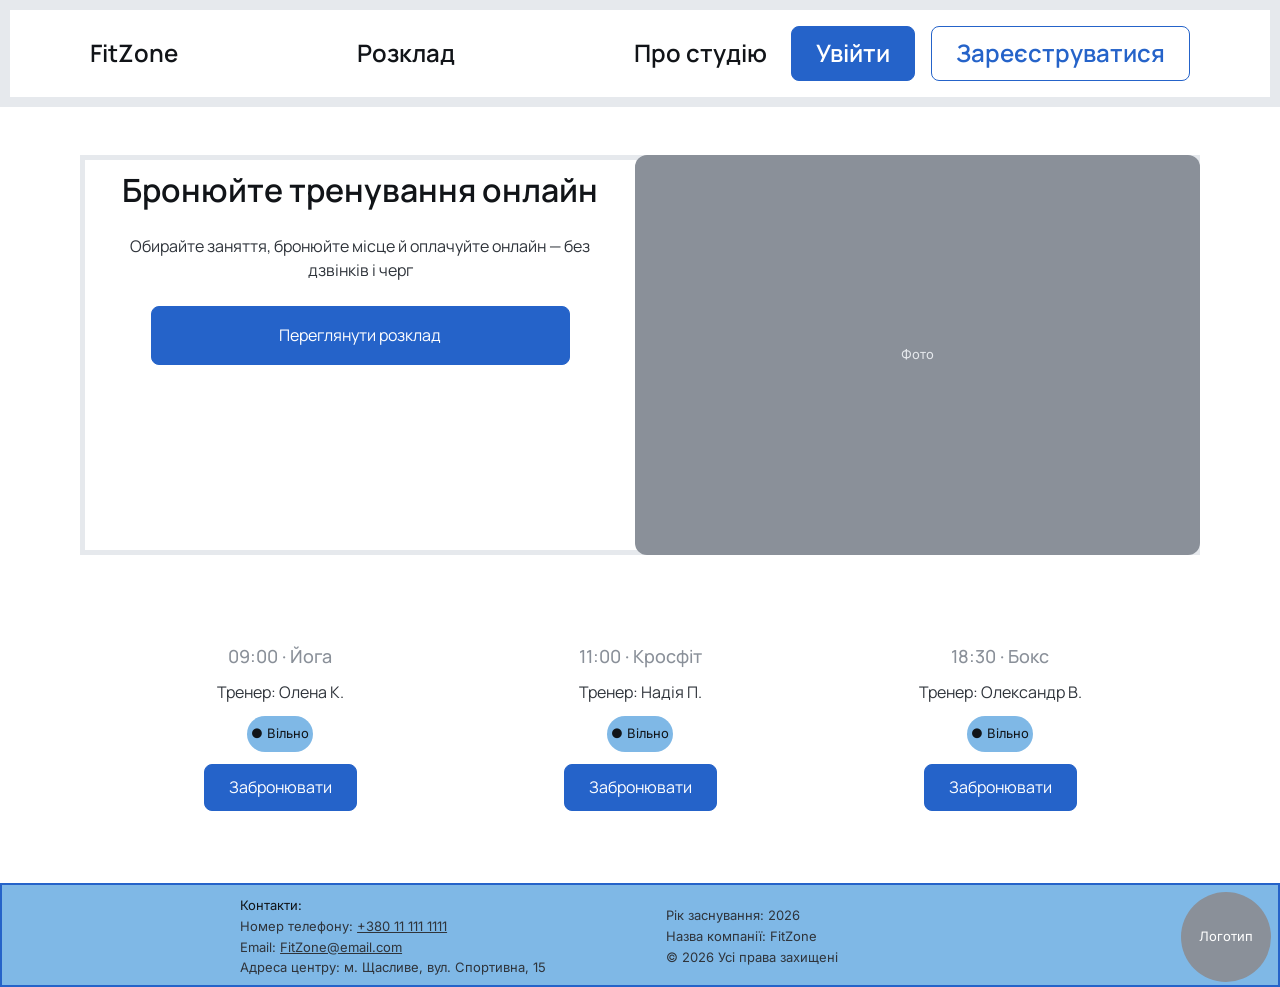
<file: index.html>
<!DOCTYPE html>
<html lang="uk">
<head>
  <meta charset="UTF-8">
  <meta name="viewport" content="width=device-width, initial-scale=1">
  <title>Головна — FitZone</title>
  <link rel="preconnect" href="https://fonts.googleapis.com">
  <link rel="preconnect" href="https://fonts.gstatic.com" crossorigin>
  <link href="https://fonts.googleapis.com/css2?family=Inter:wght@400;500&family=Manrope:wght@500;600&display=swap" rel="stylesheet">
  <link rel="stylesheet" href="css/variables.css">
  <link rel="stylesheet" href="css/base.css">
  <link rel="stylesheet" href="css/components.css">
  <link rel="stylesheet" href="css/pages.css">
</head>
<body>
  <header class="site-header">
    <nav class="navbar" aria-label="Головна навігація">
      <ul class="nav-main">
        <li><a href="index.html">FitZone</a></li>
        <li><a href="schedule.html">Розклад</a></li>
        <li><a href="index.html#about">Про студію</a></li>
      </ul>
      <ul class="nav-actions">
        <li><a class="btn" href="login.html">Увійти</a></li>
        <li><a class="btn btn--secondary" href="register.html">Зареєструватися</a></li>
      </ul>
    </nav>
  </header>

  <main>
    <div class="container">
      <section class="hero" aria-labelledby="hero-title">
        <div class="hero__text">
          <h1 id="hero-title">Бронюйте тренування онлайн</h1>
          <p>Обирайте заняття, бронюйте місце й оплачуйте онлайн — без дзвінків і черг</p>
          <a class="btn" href="schedule.html">Переглянути розклад</a>
        </div>
        <div class="hero__photo" role="img" aria-label="Фото студії">Фото</div>
      </section>
      <section id="about" aria-label="Найближчі заняття">
        <div class="class-grid">
        <article class="card class-card">
          <h2 class="card-title">09:00 · Йога</h2>
          <p class="trainer">Тренер: Олена К.</p>
          <span class="badge">● Вільно</span>
          <a class="btn" href="login.html">Забронювати</a>
        </article>
        <article class="card class-card">
          <h2 class="card-title">11:00 · Кросфіт</h2>
          <p class="trainer">Тренер: Надія П.</p>
          <span class="badge">● Вільно</span>
          <a class="btn" href="login.html">Забронювати</a>
        </article>
        <article class="card class-card">
          <h2 class="card-title">18:30 · Бокс</h2>
          <p class="trainer">Тренер: Олександр В.</p>
          <span class="badge">● Вільно</span>
          <a class="btn" href="login.html">Забронювати</a>
        </article>
        </div>
      </section>
    </div>
  </main>
  <footer class="site-footer">
    <div class="footer-inner">
      <address>
        <p><span class="footer-title">Контакти:</span><br>
        Номер телефону: <a href="tel:+380111111111" style="color:inherit">+380 11 111 1111</a><br>
        Email: <a href="mailto:FitZone@email.com" style="color:inherit">FitZone@email.com</a><br>
        Адреса центру: м. Щасливе, вул. Спортивна, 15</p>
      </address>
      <p>Рік заснування: 2026<br>Назва компанії: FitZone<br>© 2026 Усі права захищені</p>
      <a class="footer-logo" href="index.html" aria-label="FitZone — на головну">Логотип</a>
    </div>
  </footer>
  <script src="js/main.js" defer></script>
  <script src="js/booking.js" defer></script>
</body>
</html>
</file>
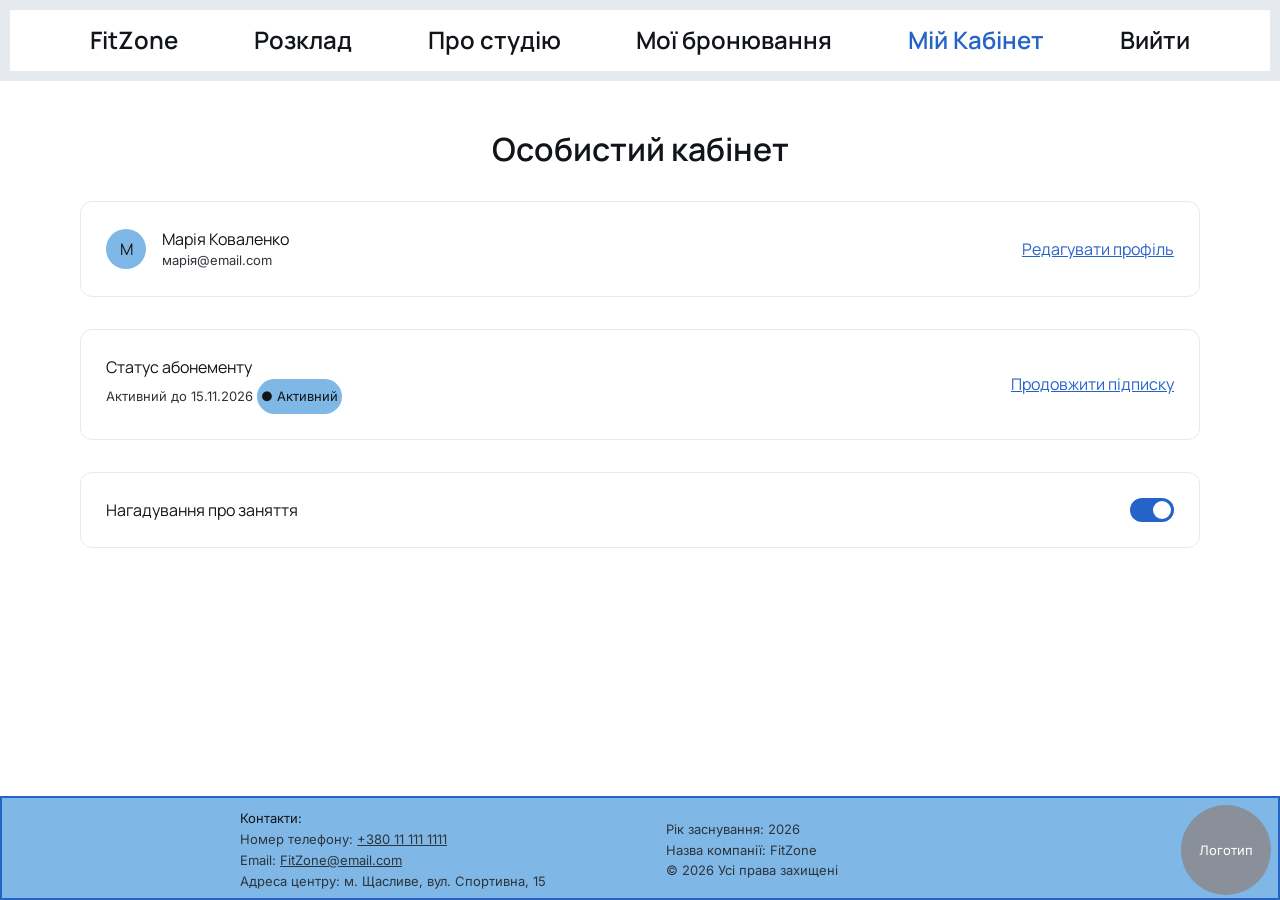
<file: account.html>
<!DOCTYPE html>
<html lang="uk">
<head>
  <meta charset="UTF-8">
  <meta name="viewport" content="width=device-width, initial-scale=1">
  <title>Особистий кабінет — FitZone</title>
  <link rel="preconnect" href="https://fonts.googleapis.com">
  <link rel="preconnect" href="https://fonts.gstatic.com" crossorigin>
  <link href="https://fonts.googleapis.com/css2?family=Inter:wght@400;500&family=Manrope:wght@500;600&display=swap" rel="stylesheet">
  <link rel="stylesheet" href="css/variables.css">
  <link rel="stylesheet" href="css/base.css">
  <link rel="stylesheet" href="css/components.css">
  <link rel="stylesheet" href="css/pages.css">
</head>
<body>
  <header class="site-header">
    <nav class="navbar" aria-label="Головна навігація">
      <ul class="nav-main">
        <li><a href="home.html">FitZone</a></li>
        <li><a href="schedule.html">Розклад</a></li>
        <li><a href="home.html#about">Про студію</a></li>
        <li><a href="my-bookings.html">Мої бронювання</a></li>
        <li><a href="account.html" aria-current="page">Мій Кабінет</a></li>
      </ul>
    </nav>
  </header>

  <main>
    <div class="wide">
      <h1 class="center" style="margin-bottom:var(--space-5)">Особистий кабінет</h1>
      <section class="card row" aria-label="Профіль">
        <div class="profile">
          <span class="avatar" aria-hidden="true">М</span>
          <div><p>Марія Коваленко</p><p class="caption">марія@email.com</p></div>
        </div>
        <a href="#">Редагувати профіль</a>
      </section>
      <section class="card row" aria-label="Абонемент">
        <div>
          <p>Статус абонементу</p>
          <p class="caption">Активний до 15.11.2026 <span class="badge">● Активний</span></p>
        </div>
        <a href="#">Продовжити підписку</a>
      </section>
      <section class="card row" aria-label="Сповіщення">
        <label for="remind">Нагадування про заняття</label>
        <span class="toggle"><input id="remind" type="checkbox" checked><span></span></span>
      </section>
    </div>
  </main>
  <footer class="site-footer">
    <div class="footer-inner">
      <address>
        <p><span class="footer-title">Контакти:</span><br>
        Номер телефону: <a href="tel:+380111111111" style="color:inherit">+380 11 111 1111</a><br>
        Email: <a href="mailto:FitZone@email.com" style="color:inherit">FitZone@email.com</a><br>
        Адреса центру: м. Щасливе, вул. Спортивна, 15</p>
      </address>
      <p>Рік заснування: 2026<br>Назва компанії: FitZone<br>© 2026 Усі права захищені</p>
      <a class="footer-logo" href="home.html" aria-label="FitZone — на головну">Логотип</a>
    </div>
  </footer>
  <script src="js/main.js" defer></script>
  <script src="js/widgets.js" defer></script>
</body>
</html>
</file>
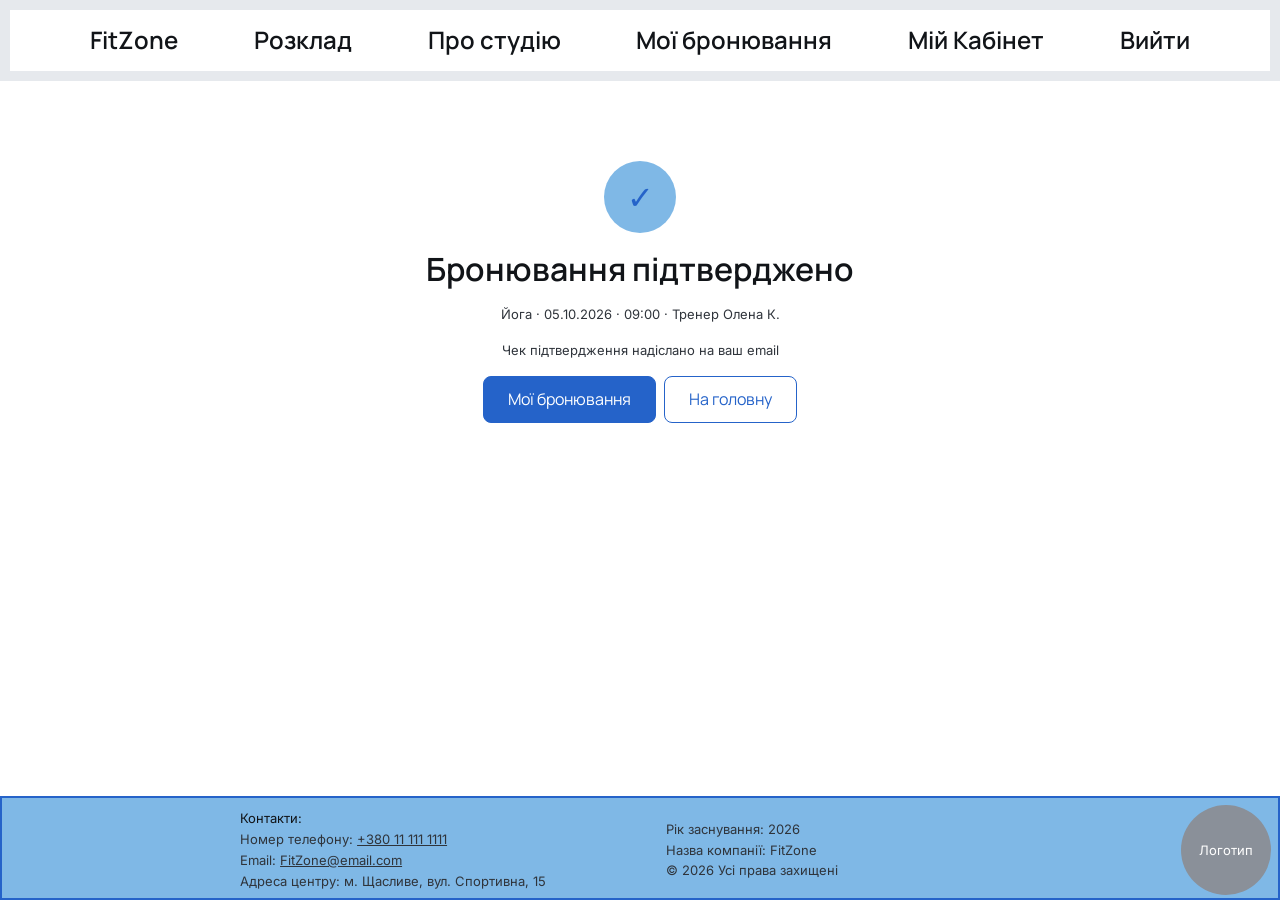
<file: confirmation.html>
<!DOCTYPE html>
<html lang="uk">
<head>
  <meta charset="UTF-8">
  <meta name="viewport" content="width=device-width, initial-scale=1">
  <title>Підтвердження — FitZone</title>
  <link rel="preconnect" href="https://fonts.googleapis.com">
  <link rel="preconnect" href="https://fonts.gstatic.com" crossorigin>
  <link href="https://fonts.googleapis.com/css2?family=Inter:wght@400;500&family=Manrope:wght@500;600&display=swap" rel="stylesheet">
  <link rel="stylesheet" href="css/variables.css">
  <link rel="stylesheet" href="css/base.css">
  <link rel="stylesheet" href="css/components.css">
  <link rel="stylesheet" href="css/pages.css">
</head>
<body>
  <header class="site-header">
    <nav class="navbar" aria-label="Головна навігація">
      <ul class="nav-main">
        <li><a href="home.html">FitZone</a></li>
        <li><a href="schedule.html">Розклад</a></li>
        <li><a href="home.html#about">Про студію</a></li>
        <li><a href="my-bookings.html">Мої бронювання</a></li>
        <li><a href="account.html">Мій Кабінет</a></li>
      </ul>
    </nav>
  </header>

  <main>
    <section class="confirm" aria-labelledby="ok-title">
      <div class="confirm__icon" aria-hidden="true">✓</div>
      <h1 id="ok-title">Бронювання підтверджено</h1>
      <p class="caption">Йога · 05.10.2026 · 09:00 · Тренер Олена К.</p>
      <p class="caption">Чек підтвердження надіслано на ваш email</p>
      <div class="btn-row">
        <a class="btn" href="my-bookings.html">Мої бронювання</a>
        <a class="btn btn--secondary" href="home.html">На головну</a>
      </div>
    </section>
  </main>
  <footer class="site-footer">
    <div class="footer-inner">
      <address>
        <p><span class="footer-title">Контакти:</span><br>
        Номер телефону: <a href="tel:+380111111111" style="color:inherit">+380 11 111 1111</a><br>
        Email: <a href="mailto:FitZone@email.com" style="color:inherit">FitZone@email.com</a><br>
        Адреса центру: м. Щасливе, вул. Спортивна, 15</p>
      </address>
      <p>Рік заснування: 2026<br>Назва компанії: FitZone<br>© 2026 Усі права захищені</p>
      <a class="footer-logo" href="home.html" aria-label="FitZone — на головну">Логотип</a>
    </div>
  </footer>
  <script src="js/main.js" defer></script>
  <script src="js/booking.js" defer></script>
</body>
</html>
</file>
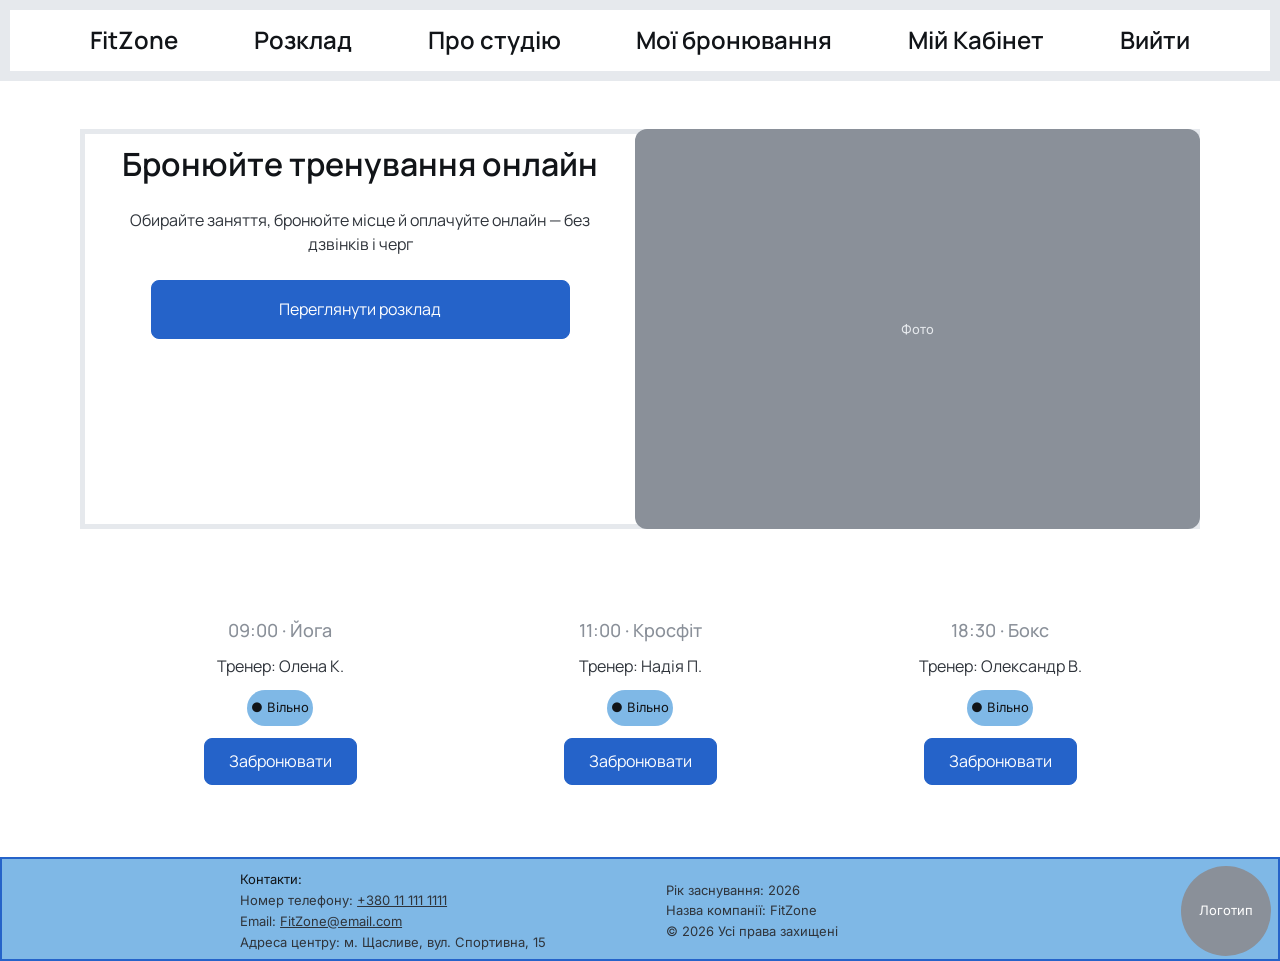
<file: home.html>
<!DOCTYPE html>
<html lang="uk">
<head>
  <meta charset="UTF-8">
  <meta name="viewport" content="width=device-width, initial-scale=1">
  <title>Головна — FitZone</title>
  <link rel="preconnect" href="https://fonts.googleapis.com">
  <link rel="preconnect" href="https://fonts.gstatic.com" crossorigin>
  <link href="https://fonts.googleapis.com/css2?family=Inter:wght@400;500&family=Manrope:wght@500;600&display=swap" rel="stylesheet">
  <link rel="stylesheet" href="css/variables.css">
  <link rel="stylesheet" href="css/base.css">
  <link rel="stylesheet" href="css/components.css">
  <link rel="stylesheet" href="css/pages.css">
</head>
<body>
  <header class="site-header">
    <nav class="navbar" aria-label="Головна навігація">
      <ul class="nav-main">
        <li><a href="home.html">FitZone</a></li>
        <li><a href="schedule.html">Розклад</a></li>
        <li><a href="home.html#about">Про студію</a></li>
        <li><a href="my-bookings.html">Мої бронювання</a></li>
        <li><a href="account.html">Мій Кабінет</a></li>
      </ul>
    </nav>
  </header>

  <main>
    <div class="container">
      <section class="hero" aria-labelledby="hero-title">
        <div class="hero__text">
          <h1 id="hero-title">Бронюйте тренування онлайн</h1>
          <p>Обирайте заняття, бронюйте місце й оплачуйте онлайн — без дзвінків і черг</p>
          <a class="btn" href="schedule.html">Переглянути розклад</a>
        </div>
        <div class="hero__photo" role="img" aria-label="Фото студії">Фото</div>
      </section>
      <section id="about" aria-label="Найближчі заняття">
        <div class="class-grid">
        <article class="card class-card" data-seats="6">
          <h2 class="card-title">09:00 · Йога</h2>
          <p class="trainer">Тренер: Олена К.</p>
          <span class="badge">● Вільно</span>
          <a class="btn" href="schedule.html#booking">Забронювати</a>
        </article>
        <article class="card class-card" data-seats="5">
          <h2 class="card-title">11:00 · Кросфіт</h2>
          <p class="trainer">Тренер: Надія П.</p>
          <span class="badge">● Вільно</span>
          <a class="btn" href="schedule.html#booking">Забронювати</a>
        </article>
        <article class="card class-card" data-seats="3">
          <h2 class="card-title">18:30 · Бокс</h2>
          <p class="trainer">Тренер: Олександр В.</p>
          <span class="badge">● Вільно</span>
          <a class="btn" href="schedule.html#booking">Забронювати</a>
        </article>
        </div>
      </section>
    </div>
  </main>
  <footer class="site-footer">
    <div class="footer-inner">
      <address>
        <p><span class="footer-title">Контакти:</span><br>
        Номер телефону: <a href="tel:+380111111111" style="color:inherit">+380 11 111 1111</a><br>
        Email: <a href="mailto:FitZone@email.com" style="color:inherit">FitZone@email.com</a><br>
        Адреса центру: м. Щасливе, вул. Спортивна, 15</p>
      </address>
      <p>Рік заснування: 2026<br>Назва компанії: FitZone<br>© 2026 Усі права захищені</p>
      <a class="footer-logo" href="home.html" aria-label="FitZone — на головну">Логотип</a>
    </div>
  </footer>
  <script src="js/main.js" defer></script>
  <script src="js/booking.js" defer></script>
</body>
</html>
</file>
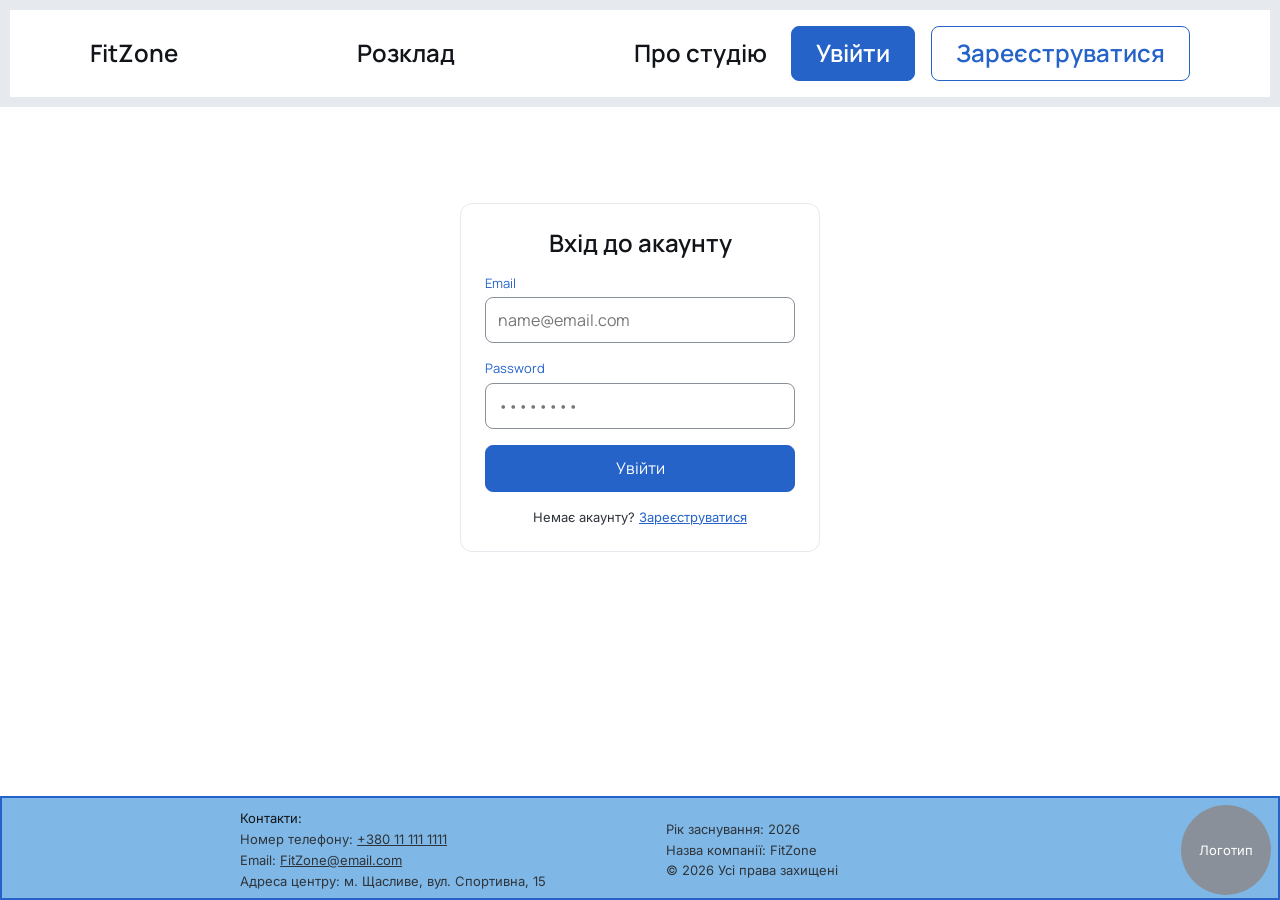
<file: login.html>
<!DOCTYPE html>
<html lang="uk">
<head>
  <meta charset="UTF-8">
  <meta name="viewport" content="width=device-width, initial-scale=1">
  <title>Вхід — FitZone</title>
  <link rel="preconnect" href="https://fonts.googleapis.com">
  <link rel="preconnect" href="https://fonts.gstatic.com" crossorigin>
  <link href="https://fonts.googleapis.com/css2?family=Inter:wght@400;500&family=Manrope:wght@500;600&display=swap" rel="stylesheet">
  <link rel="stylesheet" href="css/variables.css">
  <link rel="stylesheet" href="css/base.css">
  <link rel="stylesheet" href="css/components.css">
  <link rel="stylesheet" href="css/pages.css">
</head>
<body>
  <header class="site-header">
    <nav class="navbar" aria-label="Головна навігація">
      <ul class="nav-main">
        <li><a href="index.html">FitZone</a></li>
        <li><a href="schedule.html">Розклад</a></li>
        <li><a href="index.html#about">Про студію</a></li>
      </ul>
      <ul class="nav-actions">
        <li><a class="btn" href="login.html">Увійти</a></li>
        <li><a class="btn btn--secondary" href="register.html">Зареєструватися</a></li>
      </ul>
    </nav>
  </header>

  <main>
    <section class="card auth-card" aria-labelledby="auth-title">
      <h1 id="auth-title">Вхід до акаунту</h1>
      <form class="stack" action="home.html">
        <div class="field"><label for="email">Email</label><input id="email" type="email" name="email" placeholder="name@email.com" required autocomplete="email"></div>
        <div class="field"><label for="password">Password</label><input id="password" type="password" name="password" placeholder="••••••••" required autocomplete="current-password"></div>
        <button class="btn btn--block" type="submit">Увійти</button>
      </form>
      <p class="caption">Немає акаунту? <a href="register.html">Зареєструватися</a></p>
    </section>
  </main>
  <footer class="site-footer">
    <div class="footer-inner">
      <address>
        <p><span class="footer-title">Контакти:</span><br>
        Номер телефону: <a href="tel:+380111111111" style="color:inherit">+380 11 111 1111</a><br>
        Email: <a href="mailto:FitZone@email.com" style="color:inherit">FitZone@email.com</a><br>
        Адреса центру: м. Щасливе, вул. Спортивна, 15</p>
      </address>
      <p>Рік заснування: 2026<br>Назва компанії: FitZone<br>© 2026 Усі права захищені</p>
      <a class="footer-logo" href="index.html" aria-label="FitZone — на головну">Логотип</a>
    </div>
  </footer>
  <script src="js/main.js" defer></script>
  <script src="js/validation.js" defer></script>
</body>
</html>
</file>
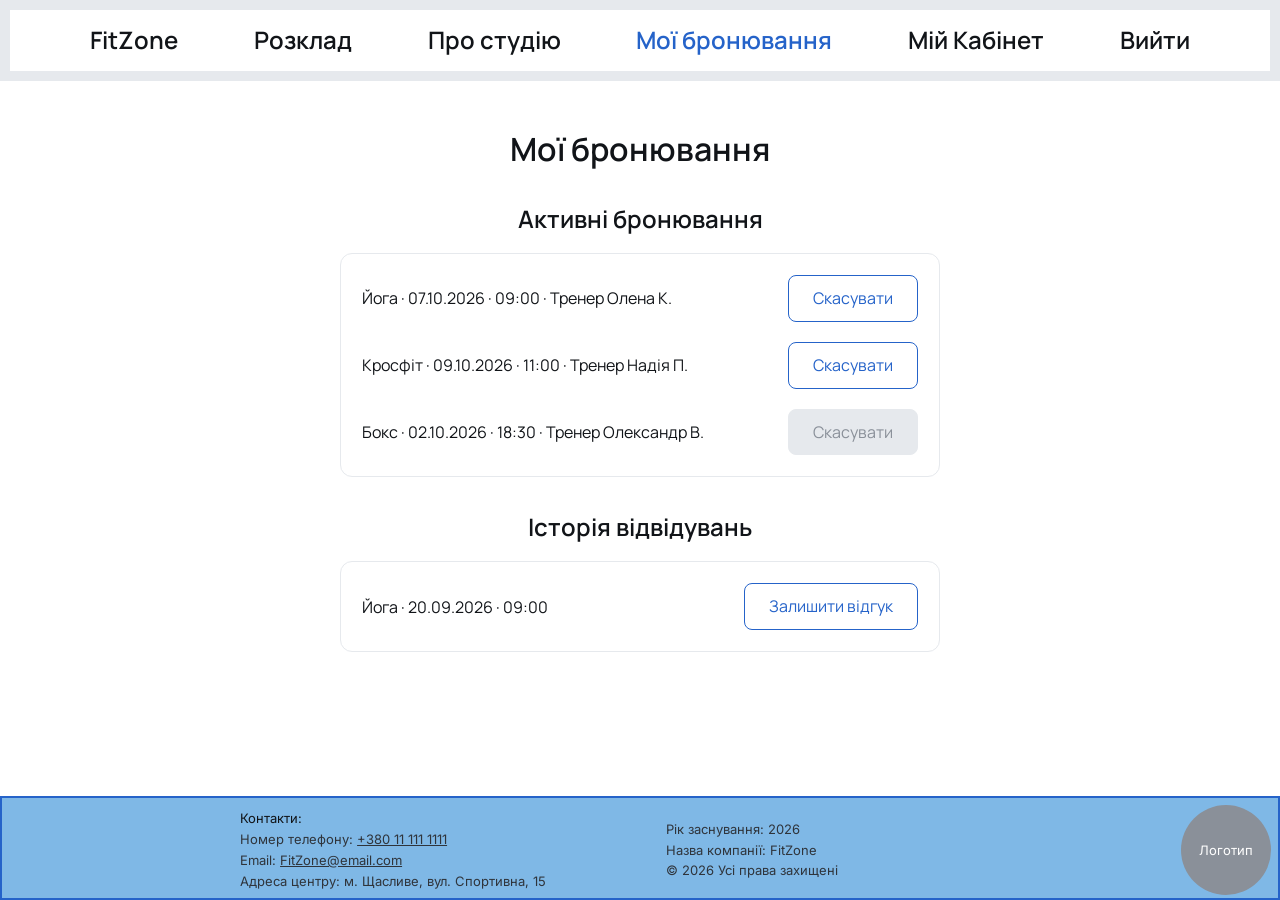
<file: my-bookings.html>
<!DOCTYPE html>
<html lang="uk">
<head>
  <meta charset="UTF-8">
  <meta name="viewport" content="width=device-width, initial-scale=1">
  <title>Мої бронювання — FitZone</title>
  <link rel="preconnect" href="https://fonts.googleapis.com">
  <link rel="preconnect" href="https://fonts.gstatic.com" crossorigin>
  <link href="https://fonts.googleapis.com/css2?family=Inter:wght@400;500&family=Manrope:wght@500;600&display=swap" rel="stylesheet">
  <link rel="stylesheet" href="css/variables.css">
  <link rel="stylesheet" href="css/base.css">
  <link rel="stylesheet" href="css/components.css">
  <link rel="stylesheet" href="css/pages.css">
</head>
<body>
  <header class="site-header">
    <nav class="navbar" aria-label="Головна навігація">
      <ul class="nav-main">
        <li><a href="home.html">FitZone</a></li>
        <li><a href="schedule.html">Розклад</a></li>
        <li><a href="home.html#about">Про студію</a></li>
        <li><a href="my-bookings.html" aria-current="page">Мої бронювання</a></li>
        <li><a href="account.html">Мій Кабінет</a></li>
      </ul>
    </nav>
  </header>

  <main>
    <div class="narrow">
      <h1 class="center">Мої бронювання</h1>
      <section aria-labelledby="active-title">
        <h2 id="active-title">Активні бронювання</h2>
        <ul class="list">
          <li class="row" data-id="b1" data-hours="48"><span>Йога · 07.10.2026 · 09:00 · Тренер Олена К.</span><a class="btn btn--secondary" href="#cancel-ok">Скасувати</a></li>
          <li class="row" data-id="b2" data-hours="2"><span>Кросфіт · 09.10.2026 · 11:00 · Тренер Надія П.</span><a class="btn btn--secondary" href="#cancel-blocked">Скасувати</a></li>
          <li class="row" data-id="b3"><span>Бокс · 02.10.2026 · 18:30 · Тренер Олександр В.</span><span class="btn btn--disabled" aria-disabled="true">Скасувати</span></li>
        </ul>
      </section>
      <section aria-labelledby="hist-title">
        <h2 id="hist-title">Історія відвідувань</h2>
        <ul class="list">
          <li class="row"><span>Йога · 20.09.2026 · 09:00</span><a class="btn btn--secondary" href="review.html">Залишити відгук</a></li>
        </ul>
      </section>
    </div>
  </main>

  <div class="modal" id="cancel-ok" role="dialog" aria-modal="true" aria-labelledby="c1-title">
    <div class="modal__box">
      <a class="modal__close" href="#" aria-label="Закрити">✕</a>
      <h2 id="c1-title">Скасування бронювання</h2>
      <p id="cancel-class">Кросфіт · 09.10.2026 · 11:00</p>
      <p id="cancel-trainer">Тренер: Надія П.</p>
      <p class="caption">Ви впевнені, що хочете скасувати це заняття? Кошти будуть повернені на ваш баланс</p>
      <div class="modal__actions">
        <a class="btn btn--secondary" href="#">Ні, залишити</a>
        <a class="btn" href="#" data-action="confirm-cancel">Так, скасувати</a>
      </div>
    </div>
  </div>

  <div class="modal" id="cancel-blocked" role="dialog" aria-modal="true" aria-labelledby="c2-title">
    <div class="modal__box">
      <a class="modal__close" href="#" aria-label="Закрити">✕</a>
      <h2 id="c2-title">Скасування бронювання</h2>
      <p id="blocked-class">Кросфіт · 09.10.2026 · 11:00</p>
      <p id="blocked-trainer">Тренер: Надія П.</p>
      <p class="notice notice--muted">✕ Скасування недоступне: до початку залишилося менше 3 годин</p>
      <a class="btn btn--secondary btn--block" href="#">Закрити</a>
    </div>
  </div>
  <footer class="site-footer">
    <div class="footer-inner">
      <address>
        <p><span class="footer-title">Контакти:</span><br>
        Номер телефону: <a href="tel:+380111111111" style="color:inherit">+380 11 111 1111</a><br>
        Email: <a href="mailto:FitZone@email.com" style="color:inherit">FitZone@email.com</a><br>
        Адреса центру: м. Щасливе, вул. Спортивна, 15</p>
      </address>
      <p>Рік заснування: 2026<br>Назва компанії: FitZone<br>© 2026 Усі права захищені</p>
      <a class="footer-logo" href="home.html" aria-label="FitZone — на головну">Логотип</a>
    </div>
  </footer>
  <script src="js/main.js" defer></script>
  <script src="js/booking.js" defer></script>
</body>
</html>
</file>
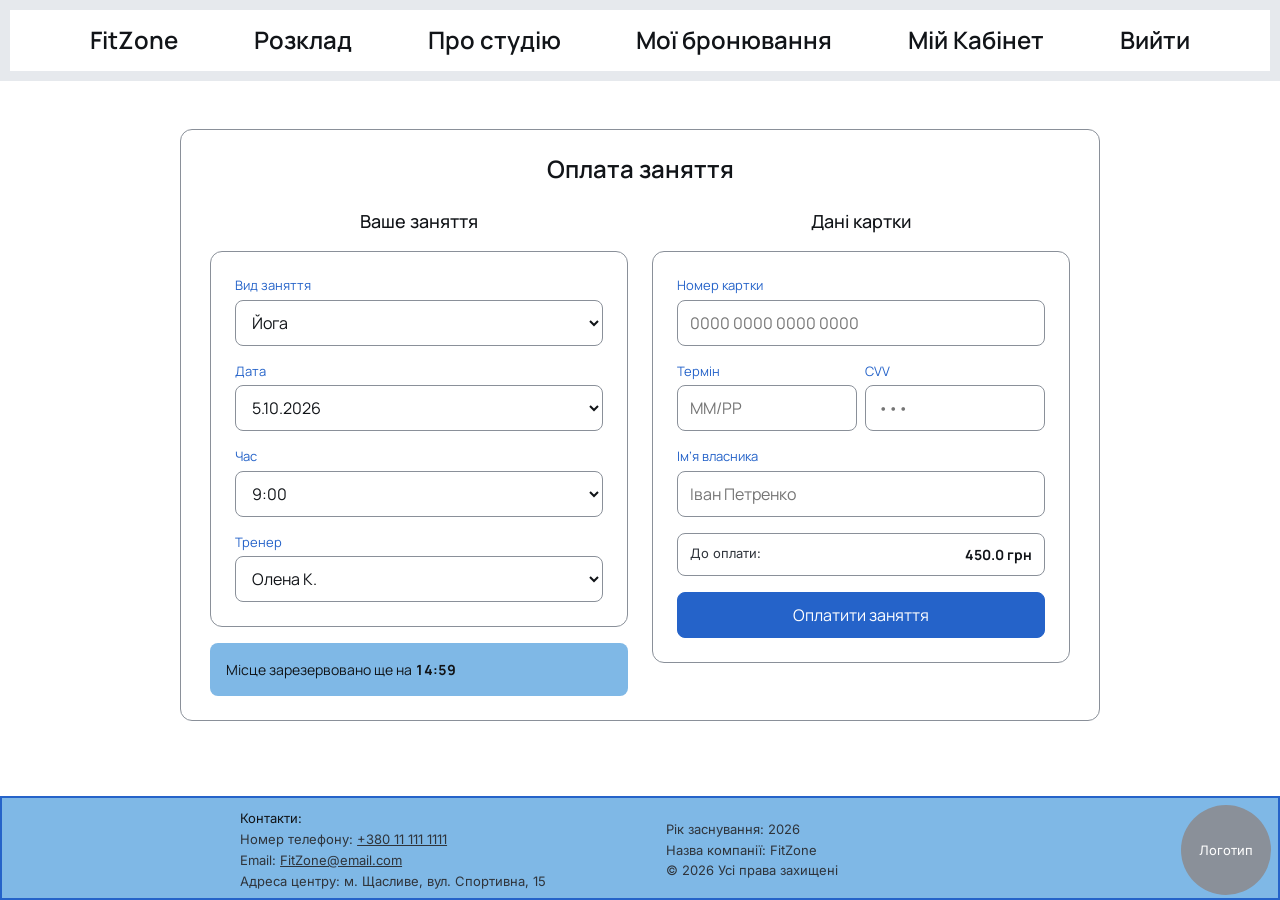
<file: payment.html>
<!DOCTYPE html>
<html lang="uk">
<head>
  <meta charset="UTF-8">
  <meta name="viewport" content="width=device-width, initial-scale=1">
  <title>Оплата заняття — FitZone</title>
  <link rel="preconnect" href="https://fonts.googleapis.com">
  <link rel="preconnect" href="https://fonts.gstatic.com" crossorigin>
  <link href="https://fonts.googleapis.com/css2?family=Inter:wght@400;500&family=Manrope:wght@500;600&display=swap" rel="stylesheet">
  <link rel="stylesheet" href="css/variables.css">
  <link rel="stylesheet" href="css/base.css">
  <link rel="stylesheet" href="css/components.css">
  <link rel="stylesheet" href="css/pages.css">
</head>
<body>
  <header class="site-header">
    <nav class="navbar" aria-label="Головна навігація">
      <ul class="nav-main">
        <li><a href="home.html">FitZone</a></li>
        <li><a href="schedule.html">Розклад</a></li>
        <li><a href="home.html#about">Про студію</a></li>
        <li><a href="my-bookings.html">Мої бронювання</a></li>
        <li><a href="account.html">Мій Кабінет</a></li>
      </ul>
    </nav>
  </header>

  <main>
    <div class="container">
      <section class="panel" style="max-width:920px;margin-inline:auto" aria-labelledby="pay-title">
        <h1 id="pay-title" class="center" style="font-size:24px">Оплата заняття</h1>
        <form class="checkout" action="confirmation.html">
          <div>
            <h2>Ваше заняття</h2>
            <fieldset class="panel" style="border:1px solid var(--ash-gray)">
              <legend class="visually-hidden">Дані заняття</legend>
              <div class="field"><label for="kind">Вид заняття</label><select id="kind"><option>Йога</option><option>Кросфіт</option><option>Бокс</option></select></div>
              <div class="field"><label for="date">Дата</label><select id="date"><option>5.10.2026</option><option>6.10.2026</option><option>7.10.2026</option></select></div>
              <div class="field"><label for="time">Час</label><select id="time"><option>9:00</option><option>11:00</option><option>18:30</option></select></div>
              <div class="field"><label for="coach">Тренер</label><select id="coach"><option>Олена К.</option><option>Надія П.</option><option>Олександр В.</option></select></div>
            </fieldset>
          </div>
          <div>
            <h2>Дані картки</h2>
            <fieldset class="panel" style="border:1px solid var(--ash-gray)">
              <legend class="visually-hidden">Платіжна картка</legend>
              <div class="field"><label for="num">Номер картки</label><input id="num" inputmode="numeric" autocomplete="cc-number" placeholder="0000 0000 0000 0000" required></div>
              <div class="card-row">
                <div class="field"><label for="exp">Термін</label><input id="exp" autocomplete="cc-exp" placeholder="MM/РР" required></div>
                <div class="field"><label for="cvv">CVV</label><input id="cvv" type="password" inputmode="numeric" maxlength="3" autocomplete="cc-csc" placeholder="•••" required></div>
              </div>
              <div class="field"><label for="owner">Ім’я власника</label><input id="owner" autocomplete="cc-name" placeholder="Іван Петренко" required></div>
              <p class="total"><span class="caption">До оплати:</span><strong>450.0 грн</strong></p>
              <button class="btn btn--block" type="submit">Оплатити заняття</button>
            </fieldset>
          </div>
        </form>
      </section>
    </div>
  </main>
  <footer class="site-footer">
    <div class="footer-inner">
      <address>
        <p><span class="footer-title">Контакти:</span><br>
        Номер телефону: <a href="tel:+380111111111" style="color:inherit">+380 11 111 1111</a><br>
        Email: <a href="mailto:FitZone@email.com" style="color:inherit">FitZone@email.com</a><br>
        Адреса центру: м. Щасливе, вул. Спортивна, 15</p>
      </address>
      <p>Рік заснування: 2026<br>Назва компанії: FitZone<br>© 2026 Усі права захищені</p>
      <a class="footer-logo" href="home.html" aria-label="FitZone — на головну">Логотип</a>
    </div>
  </footer>
  <script src="js/main.js" defer></script>
  <script src="js/validation.js" defer></script>
  <script src="js/booking.js" defer></script>
</body>
</html>
</file>
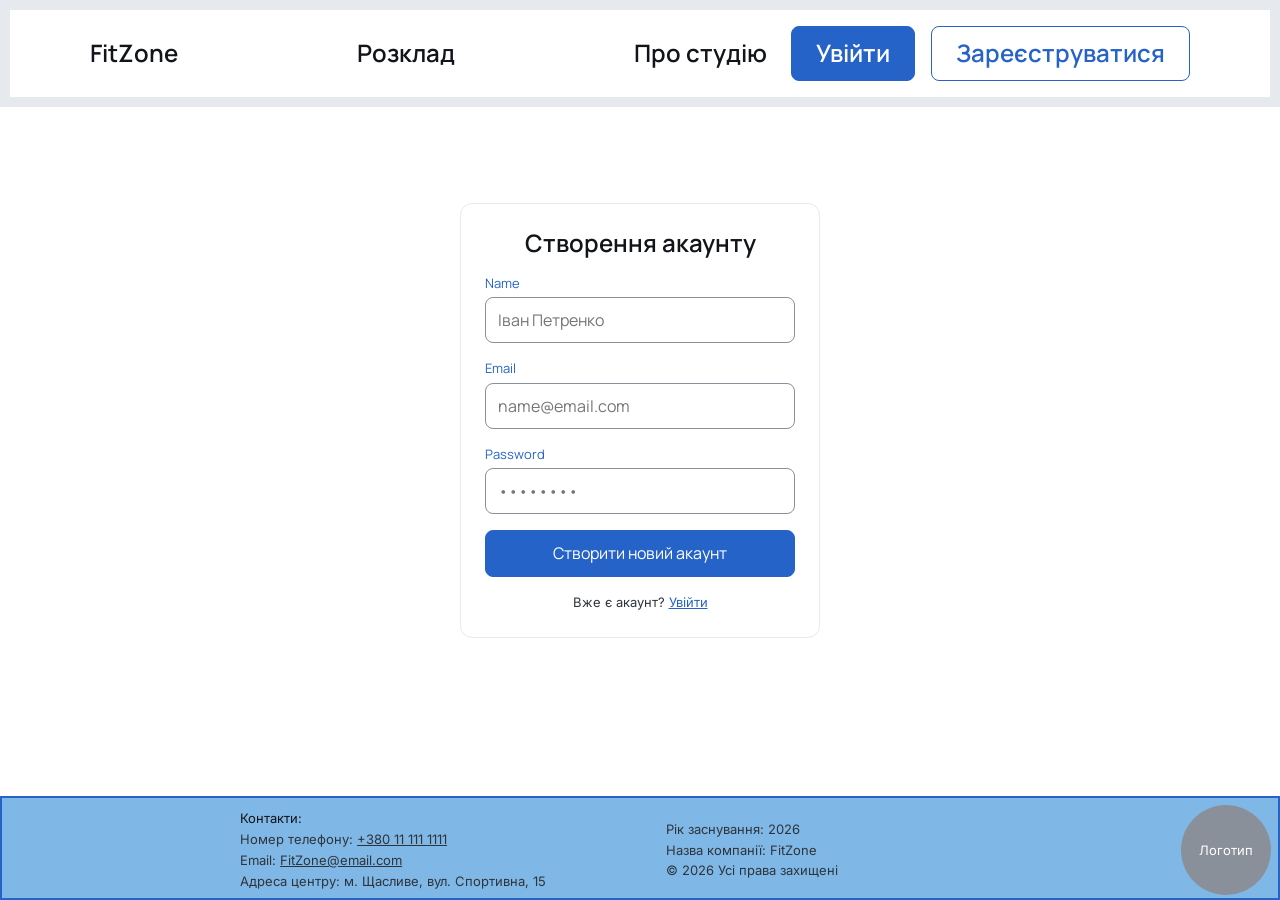
<file: register.html>
<!DOCTYPE html>
<html lang="uk">
<head>
  <meta charset="UTF-8">
  <meta name="viewport" content="width=device-width, initial-scale=1">
  <title>Реєстрація — FitZone</title>
  <link rel="preconnect" href="https://fonts.googleapis.com">
  <link rel="preconnect" href="https://fonts.gstatic.com" crossorigin>
  <link href="https://fonts.googleapis.com/css2?family=Inter:wght@400;500&family=Manrope:wght@500;600&display=swap" rel="stylesheet">
  <link rel="stylesheet" href="css/variables.css">
  <link rel="stylesheet" href="css/base.css">
  <link rel="stylesheet" href="css/components.css">
  <link rel="stylesheet" href="css/pages.css">
</head>
<body>
  <header class="site-header">
    <nav class="navbar" aria-label="Головна навігація">
      <ul class="nav-main">
        <li><a href="index.html">FitZone</a></li>
        <li><a href="schedule.html">Розклад</a></li>
        <li><a href="index.html#about">Про студію</a></li>
      </ul>
      <ul class="nav-actions">
        <li><a class="btn" href="login.html">Увійти</a></li>
        <li><a class="btn btn--secondary" href="register.html">Зареєструватися</a></li>
      </ul>
    </nav>
  </header>

  <main>
    <section class="card auth-card" aria-labelledby="auth-title">
      <h1 id="auth-title">Створення акаунту</h1>
      <form class="stack" action="home.html">
        <div class="field"><label for="name">Name</label><input id="name" type="text" name="name" placeholder="Іван Петренко" required autocomplete="name"></div>
        <div class="field"><label for="email">Email</label><input id="email" type="email" name="email" placeholder="name@email.com" required autocomplete="email"></div>
        <div class="field"><label for="password">Password</label><input id="password" type="password" name="password" placeholder="••••••••" required autocomplete="new-password"></div>
        <button class="btn btn--block" type="submit">Створити новий акаунт</button>
      </form>
      <p class="caption">Вже є акаунт? <a href="login.html">Увійти</a></p>
    </section>
  </main>
  <footer class="site-footer">
    <div class="footer-inner">
      <address>
        <p><span class="footer-title">Контакти:</span><br>
        Номер телефону: <a href="tel:+380111111111" style="color:inherit">+380 11 111 1111</a><br>
        Email: <a href="mailto:FitZone@email.com" style="color:inherit">FitZone@email.com</a><br>
        Адреса центру: м. Щасливе, вул. Спортивна, 15</p>
      </address>
      <p>Рік заснування: 2026<br>Назва компанії: FitZone<br>© 2026 Усі права захищені</p>
      <a class="footer-logo" href="index.html" aria-label="FitZone — на головну">Логотип</a>
    </div>
  </footer>
  <script src="js/main.js" defer></script>
  <script src="js/validation.js" defer></script>
</body>
</html>
</file>
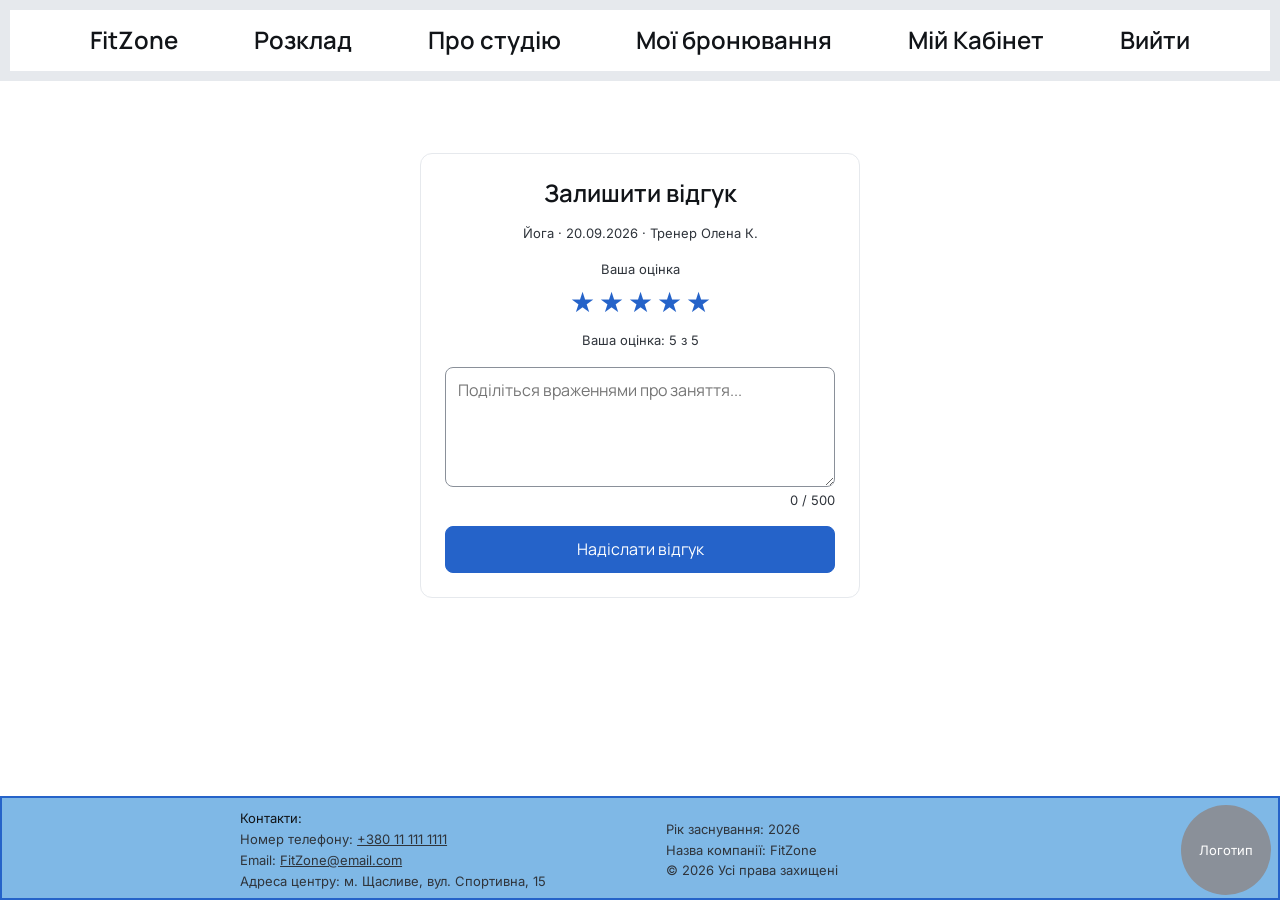
<file: review.html>
<!DOCTYPE html>
<html lang="uk">
<head>
  <meta charset="UTF-8">
  <meta name="viewport" content="width=device-width, initial-scale=1">
  <title>Відгук про тренера — FitZone</title>
  <link rel="preconnect" href="https://fonts.googleapis.com">
  <link rel="preconnect" href="https://fonts.gstatic.com" crossorigin>
  <link href="https://fonts.googleapis.com/css2?family=Inter:wght@400;500&family=Manrope:wght@500;600&display=swap" rel="stylesheet">
  <link rel="stylesheet" href="css/variables.css">
  <link rel="stylesheet" href="css/base.css">
  <link rel="stylesheet" href="css/components.css">
  <link rel="stylesheet" href="css/pages.css">
</head>
<body>
  <header class="site-header">
    <nav class="navbar" aria-label="Головна навігація">
      <ul class="nav-main">
        <li><a href="home.html">FitZone</a></li>
        <li><a href="schedule.html">Розклад</a></li>
        <li><a href="home.html#about">Про студію</a></li>
        <li><a href="my-bookings.html">Мої бронювання</a></li>
        <li><a href="account.html">Мій Кабінет</a></li>
      </ul>
    </nav>
  </header>

  <main>
    <section class="card review" aria-labelledby="rv-title">
      <h1 id="rv-title" style="font-size:24px">Залишити відгук</h1>
      <p class="caption">Йога · 20.09.2026 · Тренер Олена К.</p>
      <form class="stack" action="my-bookings.html">
        <fieldset class="rating">
          <legend class="caption" style="margin:0 auto var(--space-2);float:none;width:100%">Ваша оцінка</legend>
          <input type="radio" id="s5" name="score" value="5" checked><label for="s5" title="5">★</label>
          <input type="radio" id="s4" name="score" value="4"><label for="s4" title="4">★</label>
          <input type="radio" id="s3" name="score" value="3"><label for="s3" title="3">★</label>
          <input type="radio" id="s2" name="score" value="2"><label for="s2" title="2">★</label>
          <input type="radio" id="s1" name="score" value="1"><label for="s1" title="1">★</label>
        </fieldset>
        <div class="field"><label class="visually-hidden" for="comment">Коментар</label><textarea id="comment" name="comment" placeholder="Поділіться враженнями про заняття..."></textarea></div>
        <button class="btn" type="submit">Надіслати відгук</button>
      </form>
    </section>
  </main>
  <footer class="site-footer">
    <div class="footer-inner">
      <address>
        <p><span class="footer-title">Контакти:</span><br>
        Номер телефону: <a href="tel:+380111111111" style="color:inherit">+380 11 111 1111</a><br>
        Email: <a href="mailto:FitZone@email.com" style="color:inherit">FitZone@email.com</a><br>
        Адреса центру: м. Щасливе, вул. Спортивна, 15</p>
      </address>
      <p>Рік заснування: 2026<br>Назва компанії: FitZone<br>© 2026 Усі права захищені</p>
      <a class="footer-logo" href="home.html" aria-label="FitZone — на головну">Логотип</a>
    </div>
  </footer>
  <script src="js/main.js" defer></script>
  <script src="js/validation.js" defer></script>
  <script src="js/widgets.js" defer></script>
</body>
</html>
</file>
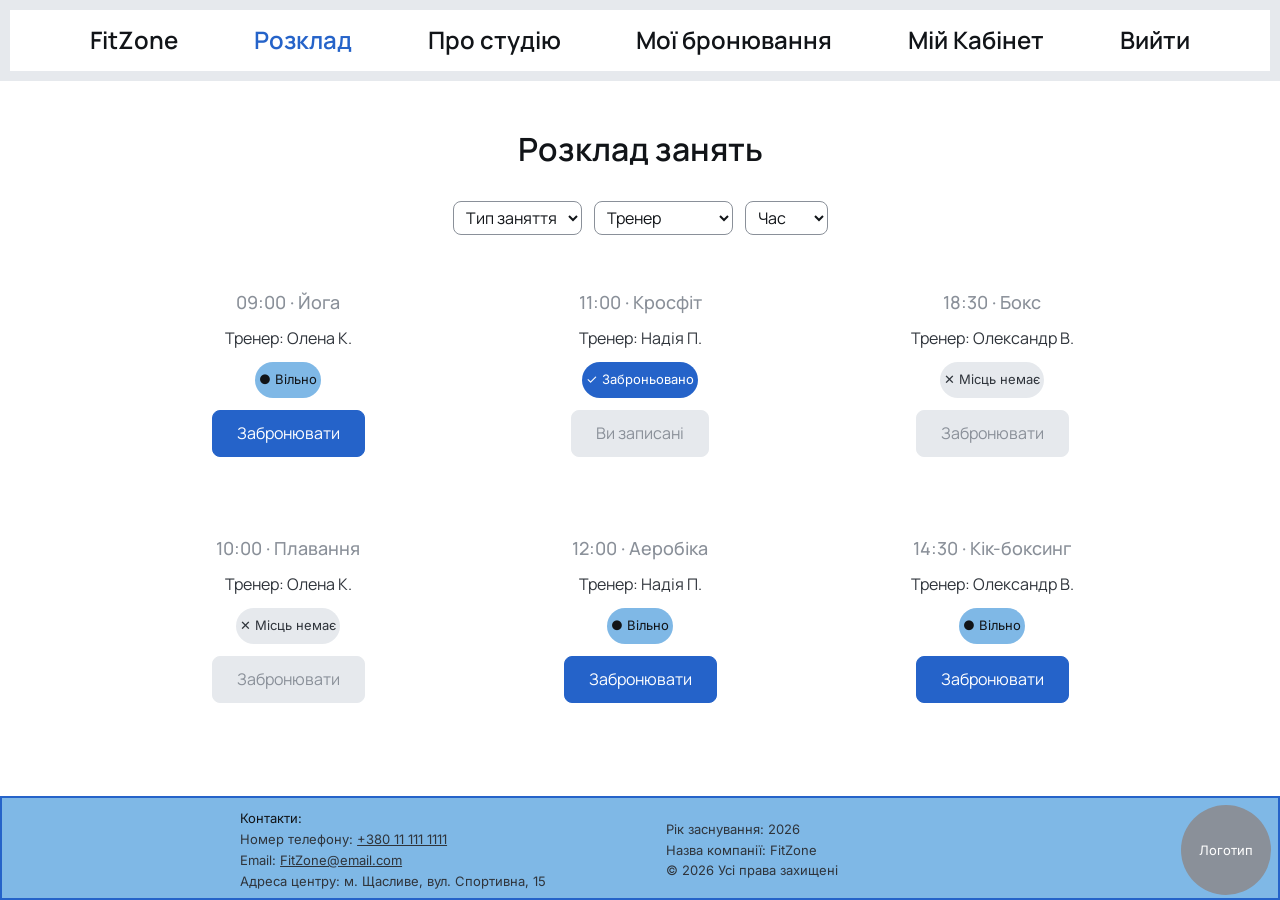
<file: schedule.html>
<!DOCTYPE html>
<html lang="uk">
<head>
  <meta charset="UTF-8">
  <meta name="viewport" content="width=device-width, initial-scale=1">
  <title>Розклад занять — FitZone</title>
  <link rel="preconnect" href="https://fonts.googleapis.com">
  <link rel="preconnect" href="https://fonts.gstatic.com" crossorigin>
  <link href="https://fonts.googleapis.com/css2?family=Inter:wght@400;500&family=Manrope:wght@500;600&display=swap" rel="stylesheet">
  <link rel="stylesheet" href="css/variables.css">
  <link rel="stylesheet" href="css/base.css">
  <link rel="stylesheet" href="css/components.css">
  <link rel="stylesheet" href="css/pages.css">
</head>
<body>
  <header class="site-header">
    <nav class="navbar" aria-label="Головна навігація">
      <ul class="nav-main">
        <li><a href="home.html">FitZone</a></li>
        <li><a href="schedule.html" aria-current="page">Розклад</a></li>
        <li><a href="home.html#about">Про студію</a></li>
        <li><a href="my-bookings.html">Мої бронювання</a></li>
        <li><a href="account.html">Мій Кабінет</a></li>
      </ul>
    </nav>
  </header>

  <main>
    <div class="container">
      <h1 class="center">Розклад занять</h1>
      <form class="filters" aria-label="Фільтри розкладу">
        <select aria-label="Тип заняття"><option>Тип заняття</option><option>Йога</option><option>Кросфіт</option><option>Бокс</option><option>Плавання</option><option>Аеробіка</option><option>Кік-боксинг</option></select>
        <select aria-label="Тренер"><option>Тренер</option><option>Олена К.</option><option>Надія П.</option><option>Олександр В.</option></select>
        <select aria-label="Час"><option>Час</option><option>Ранок</option><option>День</option><option>Вечір</option></select>
      </form>
      <section class="class-grid" aria-label="Заняття">
        <article class="card class-card" data-seats="6">
          <h2 class="card-title">09:00 · Йога</h2>
          <p class="trainer">Тренер: Олена К.</p>
          <span class="badge">● Вільно</span>
          <a class="btn" href="#booking">Забронювати</a>
        </article>
        <article class="card class-card">
          <h2 class="card-title">11:00 · Кросфіт</h2>
          <p class="trainer">Тренер: Надія П.</p>
          <span class="badge badge--booked">✓ Заброньовано</span>
          <span class="btn btn--disabled" aria-disabled="true">Ви записані</span>
        </article>
        <article class="card class-card">
          <h2 class="card-title">18:30 · Бокс</h2>
          <p class="trainer">Тренер: Олександр В.</p>
          <span class="badge badge--full">✕ Місць немає</span>
          <span class="btn btn--disabled" aria-disabled="true">Забронювати</span>
        </article>
        <article class="card class-card">
          <h2 class="card-title">10:00 · Плавання</h2>
          <p class="trainer">Тренер: Олена К.</p>
          <span class="badge badge--full">✕ Місць немає</span>
          <span class="btn btn--disabled" aria-disabled="true">Забронювати</span>
        </article>
        <article class="card class-card" data-seats="4">
          <h2 class="card-title">12:00 · Аеробіка</h2>
          <p class="trainer">Тренер: Надія П.</p>
          <span class="badge">● Вільно</span>
          <a class="btn" href="#booking">Забронювати</a>
        </article>
        <article class="card class-card" data-seats="2">
          <h2 class="card-title">14:30 · Кік-боксинг</h2>
          <p class="trainer">Тренер: Олександр В.</p>
          <span class="badge">● Вільно</span>
          <a class="btn" href="#booking">Забронювати</a>
        </article>
      </section>
    </div>
  </main>

  <div class="modal" id="booking" role="dialog" aria-modal="true" aria-labelledby="booking-title">
    <div class="modal__box">
      <a class="modal__close" href="#" aria-label="Закрити">✕</a>
      <h2 id="booking-title">Бронювання</h2>
      <p id="booking-class">Йога · 05.10.2026 · 09:00</p>
      <p id="booking-trainer">Тренер: Олена К.</p>
      <p><span class="badge" id="booking-seats">● Вільно 6 місць</span></p>
      <p class="notice">Місце зарезервовано на 15 хвилин. Завершіть оплату, щоб підтвердити бронювання</p>
      <a class="btn btn--block" href="payment.html">Перейти до оплати</a>
    </div>
  </div>
  <footer class="site-footer">
    <div class="footer-inner">
      <address>
        <p><span class="footer-title">Контакти:</span><br>
        Номер телефону: <a href="tel:+380111111111" style="color:inherit">+380 11 111 1111</a><br>
        Email: <a href="mailto:FitZone@email.com" style="color:inherit">FitZone@email.com</a><br>
        Адреса центру: м. Щасливе, вул. Спортивна, 15</p>
      </address>
      <p>Рік заснування: 2026<br>Назва компанії: FitZone<br>© 2026 Усі права захищені</p>
      <a class="footer-logo" href="home.html" aria-label="FitZone — на головну">Логотип</a>
    </div>
  </footer>
  <script src="js/main.js" defer></script>
  <script src="js/booking.js" defer></script>
</body>
</html>
</file>
<file: css/variables.css>
:root {
  --black: #111418;
  --dark-gray: #2F343B;
  --ash-gray: #8A9099;
  --light-gray: #E6E9ED;
  --light-blue: #7FB8E6;
  --blue: #2563C9;
  --white: #fff;

  --font-heading: "Manrope", "Segoe UI", Arial, sans-serif;
  --font-body: "Manrope", "Segoe UI", Arial, sans-serif;
  --font-caption: "Inter", "Segoe UI", Arial, sans-serif;

  --space-1: 4px; --space-2: 8px; --space-3: 16px;
  --space-4: 24px; --space-5: 32px; --space-6: 48px;

  --radius-sm: 8px; --radius-md: 12px; --radius-pill: 100px;
  --page-margin: 80px;
}
@media (max-width: 1024px) { :root { --page-margin: 32px; } }
@media (max-width: 600px)  { :root { --page-margin: 16px; } }
</file>
<file: css/base.css>
*, *::before, *::after { box-sizing: border-box; margin: 0; }
html { scroll-behavior: smooth; }
body {
  min-height: 100vh; display: flex; flex-direction: column;
  font: 400 16px/1.5 var(--font-body); color: var(--black); background: var(--white);
}
img { max-width: 100%; display: block; }
a { color: var(--blue); }
h1, h2, h3 { font-family: var(--font-heading); }
h1 { font-size: 32px; font-weight: 600; line-height: 1.25; }
h2 { font-size: 24px; font-weight: 600; }
h3 { font-size: 18px; font-weight: 500; }
.caption { font: 400 13px/1.5 var(--font-caption); color: var(--dark-gray); }
:focus-visible { outline: 3px solid var(--blue); outline-offset: 2px; }
main { flex: 1; padding: var(--space-6) var(--page-margin); }
.wide { max-width: 1280px; margin-inline: auto; }
.container { max-width: 1280px; margin-inline: auto; }
.center { text-align: center; }
.stack { display: flex; flex-direction: column; gap: var(--space-3); }
.visually-hidden {
  position: absolute; width: 1px; height: 1px; overflow: hidden; clip-path: inset(50%); white-space: nowrap;
}
@media (max-width: 600px) { h1 { font-size: 26px; } h2 { font-size: 21px; } main { padding-block: var(--space-5); } }
@media (prefers-reduced-motion: reduce) { html { scroll-behavior: auto; } }
</file>
<file: css/components.css>
/* Компоненти дизайн-системи: Button, Input, Card, Badge, Navbar, Toggle, Rating, Modal, Footer */

/* Navbar */
.site-header { background: var(--white); border: 10px solid var(--light-gray); }
.navbar {
  display: flex; align-items: center; justify-content: space-between; flex-wrap: wrap;
  gap: var(--space-2) var(--space-4); padding: var(--space-3) var(--page-margin);
}
.navbar ul { display: flex; flex-wrap: wrap; align-items: center; gap: var(--space-2) var(--space-5); list-style: none; padding: 0; }
.navbar a:not(.btn) { color: var(--black); text-decoration: none; font: 600 24px/1.2 var(--font-heading); padding: var(--space-1) 0; }
.navbar .btn { font: 600 24px/1.2 var(--font-heading); }
.navbar a:not(.btn):hover, .navbar a[aria-current="page"] { color: var(--blue); }
.navbar .nav-main { flex: 1; justify-content: space-between; }
.navbar .nav-actions { gap: var(--space-3); }
@media (max-width: 768px) {
  .navbar a:not(.btn), .navbar .btn { font-size: 18px; }
  .navbar { flex-direction: column; align-items: stretch; }
  .navbar .nav-main { justify-content: center; gap: var(--space-2) var(--space-4); }
}

/* Button */
.btn {
  display: inline-block; padding: 12px 24px; border: 1px solid var(--blue); border-radius: var(--radius-sm);
  font: 400 16px/1.3 var(--font-body); text-align: center; text-decoration: none; cursor: pointer;
  background: var(--blue); color: var(--white);
}
.btn:hover { background: #1d4fa3; border-color: #1d4fa3; }
.btn--secondary { background: var(--white); color: var(--blue); }
.btn--secondary:hover { background: var(--light-gray); border-color: var(--blue); }
.btn--disabled, .btn[disabled] {
  background: var(--light-gray); border-color: var(--light-gray); color: var(--ash-gray); cursor: not-allowed; pointer-events: none;
}
.btn--block { display: block; width: 100%; }

/* Input */
.field { display: flex; flex-direction: column; gap: var(--space-1); text-align: left; }
.field label { font-size: 13px; color: var(--blue); }
.field input, .field select, .field textarea {
  width: 100%; padding: 10px 12px; font: inherit; color: var(--black);
  background: var(--white); border: 1px solid var(--ash-gray); border-radius: var(--radius-sm);
}
.field input:focus, .field select:focus, .field textarea:focus { outline: 3px solid var(--light-blue); border-color: var(--blue); }
.field input:disabled { background: var(--light-gray); color: var(--ash-gray); }
.field input:user-invalid { border: 2px solid var(--dark-gray); }
.field textarea { min-height: 120px; resize: vertical; }

/* Badge */
.badge {
  display: inline-block; padding: 10px 4px; border-radius: var(--radius-pill);
  font: 400 13px/1.2 var(--font-caption); background: var(--light-blue); color: var(--black);
}
.badge--full { background: var(--light-gray); color: var(--dark-gray); }
.badge--booked { background: var(--blue); color: var(--white); }

/* Card */
.card { background: var(--white); border: 1px solid var(--light-gray); border-radius: var(--radius-md); padding: var(--space-4); }
.panel { background: var(--white); border: 1px solid var(--ash-gray); border-radius: var(--radius-md); padding: var(--space-4); }
.class-card { display: flex; flex-direction: column; align-items: center; gap: 12px; text-align: center; padding: var(--space-4); border: 0; }
.class-card .trainer { color: var(--dark-gray); }

/* Toggle (checkbox) */
.toggle { position: relative; display: inline-block; width: 44px; height: 24px; flex: none; }
.toggle input { position: absolute; inset: 0; z-index: 1; opacity: 0; margin: 0; cursor: pointer; }
.toggle span { position: absolute; inset: 0; background: var(--ash-gray); border-radius: var(--radius-pill); transition: background .2s; }
.toggle span::after {
  content: ""; position: absolute; top: 3px; left: 3px; width: 18px; height: 18px;
  background: var(--white); border-radius: 50%; transition: transform .2s;
}
.toggle input:checked + span { background: var(--blue); }
.toggle input:checked + span::after { transform: translateX(20px); }
.toggle input:focus-visible + span { outline: 3px solid var(--blue); outline-offset: 2px; }

/* Rating (радіокнопки, зірки справа наліво) */
.rating { display: flex; flex-direction: row-reverse; justify-content: center; gap: var(--space-1); border: 0; padding: 0; }
.rating input { position: absolute; opacity: 0; }
.rating label { font-size: 28px; line-height: 1; color: var(--ash-gray); cursor: pointer; }
.rating input:checked ~ label, .rating label:hover, .rating label:hover ~ label { color: var(--blue); }
.rating input:focus-visible + label { outline: 3px solid var(--blue); }

/* Modal (без JavaScript відкривається через :target, з JavaScript — клас .is-open) */
.modal {
  position: fixed; inset: 0; z-index: 10; display: none; align-items: center; justify-content: center;
  padding: var(--space-3); background: rgba(17, 20, 24, .5);
}
html:not(.js) .modal:target, .modal.is-open { display: flex; }
.modal__box h2 { font-size: 24px; }
.modal__box { position: relative; width: 100%; max-width: 380px; background: var(--white); border-radius: var(--radius-md); padding: var(--space-4); display: flex; flex-direction: column; gap: var(--space-3); }
.modal__close { position: absolute; top: var(--space-3); right: var(--space-3); color: var(--ash-gray); text-decoration: none; font-size: 20px; line-height: 1; }
.modal__actions { display: flex; gap: var(--space-2); }
.modal__actions .btn { flex: 1; }
.notice { padding: var(--space-3); border-radius: var(--radius-sm); background: var(--light-blue); font-size: 14px; }
.notice--muted { background: var(--light-gray); color: var(--dark-gray); }

/* Footer */
.site-footer { background: var(--light-blue); border: 2px solid var(--blue); color: var(--dark-gray); font: 400 13px/1.6 var(--font-caption); }
.site-footer address { font-style: normal; }
.footer-title { color: var(--black); }
.footer-inner {
  display: flex; align-items: center; flex-wrap: wrap; gap: var(--space-4) 120px;
  min-height: 100px; padding: 4px 7px 0 clamp(16px, 18.6vw, 268px);
}
.footer-inner p { line-height: 1.6; }
.footer-logo { margin-left: auto; display: grid; place-items: center; width: 90px; height: 90px; border-radius: 50%; background: var(--ash-gray); color: var(--white); font-size: 13px; text-decoration: none; }
@media (max-width: 768px) {
  .footer-inner { flex-direction: column; align-items: flex-start; padding: var(--space-3) var(--page-margin); }
  .footer-logo { margin-left: 0; }
}


/* ---- Доповнення для лабораторної роботи № 4 (JavaScript) ---- */
.modal-lock { overflow: hidden; }
.class-card[hidden], .row[hidden], .empty-message[hidden] { display: none; }
.empty-message { text-align: center; color: var(--dark-gray); padding: var(--space-4); }

/* Повідомлення (toast) */
.toast-box { position: fixed; left: 50%; bottom: var(--space-4); transform: translateX(-50%); z-index: 20; display: flex; flex-direction: column; gap: var(--space-2); width: min(90vw, 420px); }
.toast { padding: 12px var(--space-3); border-radius: var(--radius-sm); background: var(--dark-gray); color: var(--white); font: 400 14px/1.4 var(--font-body); transition: opacity .4s; }
.toast--error { background: var(--black); border: 2px solid var(--light-blue); }
.toast--hide { opacity: 0; }

/* Помилки полів: не лише колір, а й текст зі значком */
.field__error { font: 400 13px/1.4 var(--font-caption); color: var(--black); }
.field [aria-invalid="true"] { border: 2px solid var(--black); }

.char-count { text-align: right; }
.countdown strong { font-variant-numeric: tabular-nums; }

/* Кнопка меню на вузьких екранах (з’являється лише за наявності JavaScript) */
.nav-toggle { display: none; padding: 10px var(--space-3); border: 1px solid var(--blue); border-radius: var(--radius-sm); background: var(--white); color: var(--blue); font: 600 16px/1.2 var(--font-heading); cursor: pointer; }
@media (max-width: 768px) {
  .js .nav-toggle { display: block; }
  .js .navbar:not(.is-open) ul { display: none; }
  .js .navbar.is-open ul { flex-direction: column; align-items: stretch; text-align: center; }
}
.countdown { margin-top: var(--space-3); }
</file>
<file: css/pages.css>
/* Стилі окремих сторінок */

/* Головна: hero у два стовпці (Grid) + картки занять */
.hero { display: grid; grid-template-columns: 1fr minmax(0, 560px); min-height: 400px; border: 5px solid var(--light-gray); }
.hero__text { display: flex; flex-direction: column; align-items: center; gap: var(--space-4); padding: 10px var(--space-4); text-align: center; }
.hero__text p { color: var(--dark-gray); }
.hero__text .btn { width: min(419px, 100%); padding-block: 18px; }
.hero__photo { margin: -5px -5px -5px 0; border-radius: var(--radius-md); background: var(--ash-gray); display: grid; place-items: center; color: var(--light-gray); font: 400 13px/1 var(--font-caption); }
.class-grid { display: grid; grid-template-columns: repeat(auto-fit, minmax(260px, 320px)); justify-content: center; gap: var(--space-5); }
#about { margin-top: 66px; }
#about .class-grid { gap: 40px; }
@media (max-width: 768px) { .hero { grid-template-columns: 1fr; } .hero__photo { order: -1; min-height: 180px; margin: -5px -5px 0; } }

/* Вхід / реєстрація */
.auth-card { max-width: 360px; margin: var(--space-6) auto; display: flex; flex-direction: column; gap: var(--space-3); text-align: center; }
.auth-card h1 { font-size: 24px; }

/* Розклад */
.filters { display: flex; flex-wrap: wrap; justify-content: center; gap: 12px; margin: var(--space-5) 0; }
.filters select { height: 34px; padding: 0 8px; border: 1px solid var(--ash-gray); border-radius: var(--radius-sm); font: 400 16px var(--font-body); color: var(--black); background: var(--white); }

/* Оплата: два стовпці */
.checkout { display: grid; grid-template-columns: 1fr 1fr; gap: var(--space-4); max-width: 860px; margin: var(--space-4) auto 0; align-items: start; }
.checkout h2 { font-size: 18px; font-weight: 500; text-align: center; margin-bottom: var(--space-3); }
.checkout .panel { display: flex; flex-direction: column; gap: var(--space-3); }
.total { display: flex; justify-content: space-between; padding: 10px 12px; border: 1px solid var(--ash-gray); border-radius: var(--radius-sm); font-size: 14px; }
.card-row { display: grid; grid-template-columns: 1fr 1fr; gap: var(--space-2); }
@media (max-width: 768px) { .checkout { grid-template-columns: 1fr; } }

/* Підтвердження */
.confirm { display: flex; flex-direction: column; align-items: center; gap: var(--space-3); text-align: center; padding-top: var(--space-5); }
.confirm__icon { display: grid; place-items: center; width: 72px; height: 72px; border-radius: 50%; background: var(--light-blue); color: var(--blue); font-size: 32px; }
.btn-row { display: flex; flex-wrap: wrap; justify-content: center; gap: var(--space-2); }

/* Мої бронювання, кабінет: рядки-картки */
.narrow { max-width: 600px; margin-inline: auto; }
.narrow h2 { text-align: center; margin: var(--space-5) 0 var(--space-3); font-size: 24px; }
.row { display: flex; align-items: center; justify-content: space-between; flex-wrap: wrap; gap: var(--space-3); padding: 25px; }
.wide .row + .row { margin-top: var(--space-5); }
.list { list-style: none; display: flex; flex-direction: column; gap: 20px; padding: 21px; border: 1px solid var(--light-gray); border-radius: var(--radius-md); }
.list .row { padding: 0; }
.profile { display: flex; align-items: center; gap: var(--space-3); }
.avatar { display: grid; place-items: center; width: 40px; height: 40px; border-radius: 50%; background: var(--light-blue); }

/* Відгук */
.review { max-width: 440px; margin: var(--space-4) auto 0; display: flex; flex-direction: column; gap: var(--space-3); text-align: center; align-items: stretch; }

/* Назва заняття в картці */
.card-title { font: 500 18px/1.3 var(--font-heading); color: var(--ash-gray); }
</file>
